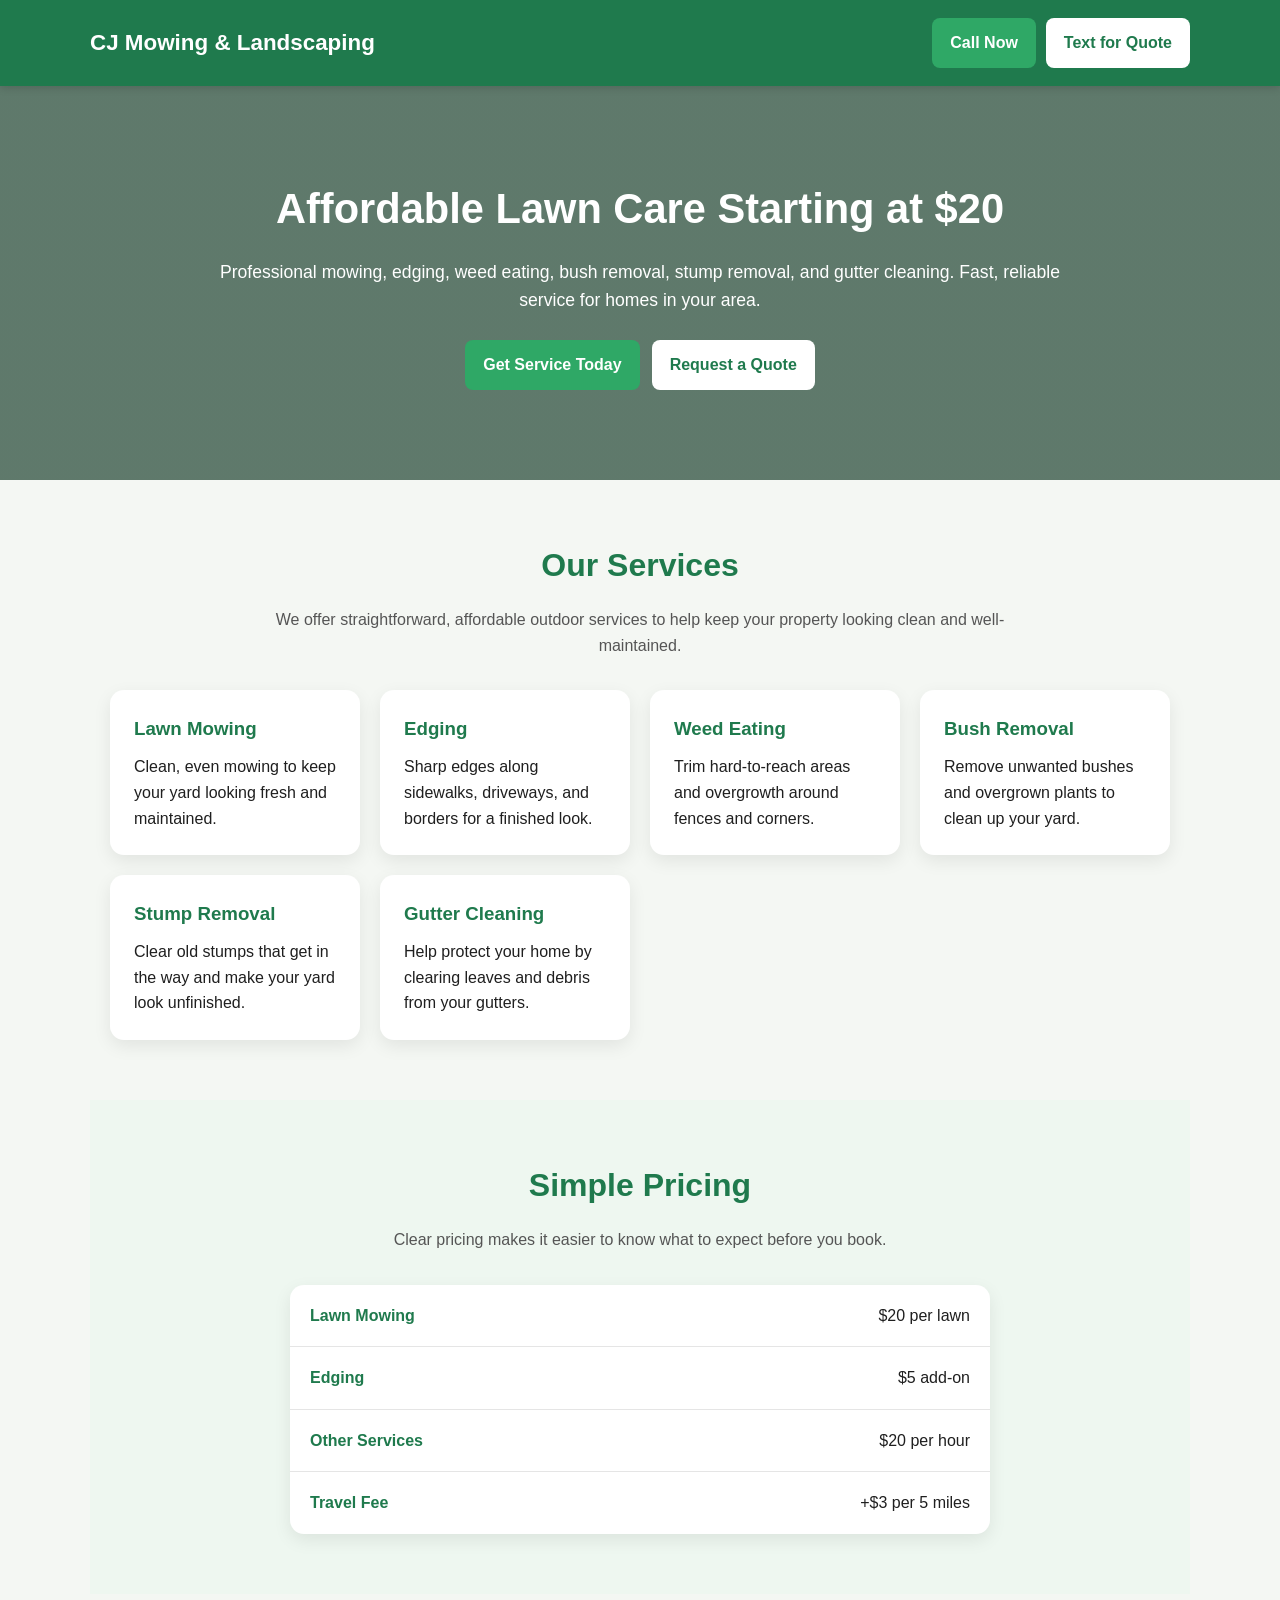
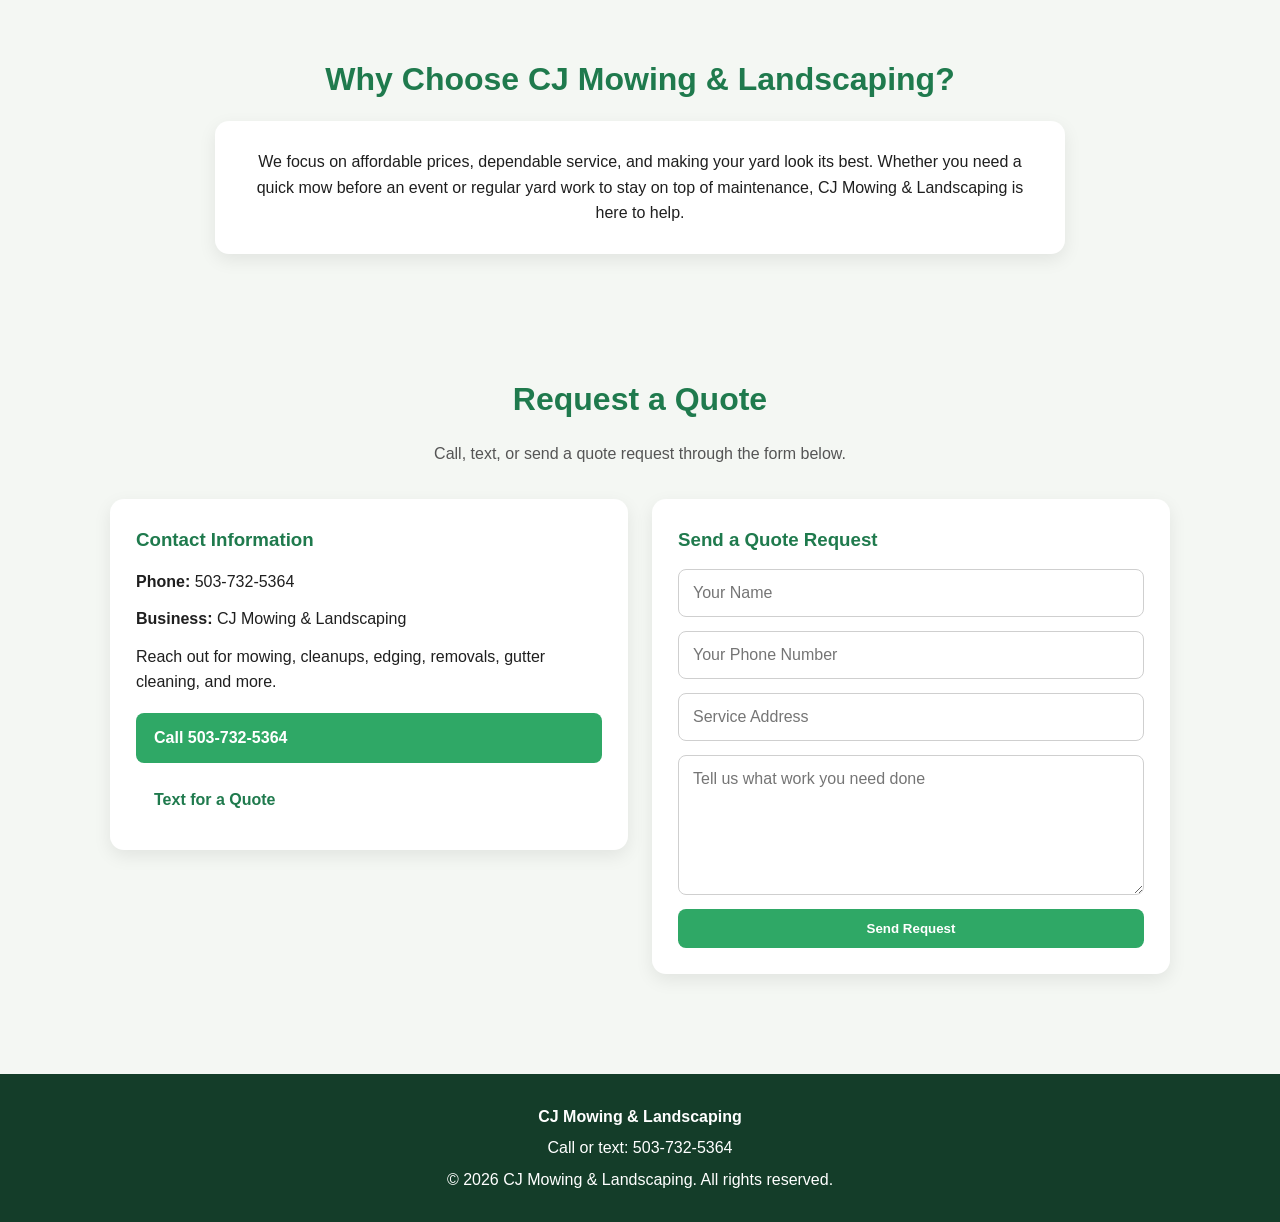
<file: index.html>
<!DOCTYPE html>
<html lang="en">
<head>
  <meta charset="UTF-8" />
  <meta name="viewport" content="width=device-width, initial-scale=1.0" />
  <title>CJ Mowing & Landscaping</title>
  <meta
    name="description"
    content="CJ Mowing & Landscaping offers affordable lawn mowing, edging, weed eating, bush removal, stump removal, and gutter cleaning."
  />
  <style>
    * {
      box-sizing: border-box;
      margin: 0;
      padding: 0;
    }

    html {
      scroll-behavior: smooth;
    }

    body {
      font-family: Arial, sans-serif;
      line-height: 1.6;
      background: #f4f7f3;
      color: #1f1f1f;
    }

    a {
      text-decoration: none;
    }

    img {
      max-width: 100%;
      display: block;
    }

    header {
      background: #1f7a4d;
      color: white;
      padding: 18px 20px;
      position: sticky;
      top: 0;
      z-index: 1000;
      box-shadow: 0 2px 8px rgba(0, 0, 0, 0.15);
    }

    .nav-container {
      max-width: 1100px;
      margin: 0 auto;
      display: flex;
      justify-content: space-between;
      align-items: center;
      gap: 16px;
      flex-wrap: wrap;
    }

    .logo {
      font-size: 1.4rem;
      font-weight: bold;
    }

    .nav-buttons {
      display: flex;
      gap: 10px;
      flex-wrap: wrap;
    }

    .btn {
      display: inline-block;
      background: #2fa866;
      color: white;
      padding: 12px 18px;
      border-radius: 8px;
      font-weight: bold;
      transition: 0.2s ease;
      border: none;
      cursor: pointer;
    }

    .btn:hover {
      background: #248a53;
    }

    .btn.secondary {
      background: white;
      color: #1f7a4d;
    }

    .btn.secondary:hover {
      background: #e9f5ee;
    }

    .hero {
      background: linear-gradient(rgba(15, 54, 34, 0.65), rgba(15, 54, 34, 0.65)),
        url("https://images.unsplash.com/photo-1500382017468-9049fed747ef?auto=format&fit=crop&w=1600&q=80")
        center/cover no-repeat;
      color: white;
      padding: 90px 20px;
      text-align: center;
    }

    .hero-content {
      max-width: 850px;
      margin: 0 auto;
    }

    .hero h1 {
      font-size: 2.6rem;
      margin-bottom: 16px;
    }

    .hero p {
      font-size: 1.1rem;
      margin-bottom: 26px;
    }

    .hero-buttons {
      display: flex;
      justify-content: center;
      gap: 12px;
      flex-wrap: wrap;
    }

    .section {
      max-width: 1100px;
      margin: 0 auto;
      padding: 60px 20px;
    }

    .section h2 {
      font-size: 2rem;
      text-align: center;
      margin-bottom: 16px;
      color: #1f7a4d;
    }

    .section-intro {
      text-align: center;
      max-width: 750px;
      margin: 0 auto 32px;
      color: #555;
    }

    .cards {
      display: grid;
      grid-template-columns: repeat(auto-fit, minmax(230px, 1fr));
      gap: 20px;
    }

    .card {
      background: white;
      border-radius: 14px;
      padding: 24px;
      box-shadow: 0 6px 18px rgba(0, 0, 0, 0.08);
    }

    .card h3 {
      margin-bottom: 10px;
      color: #1f7a4d;
    }

    .pricing {
      background: #eef7f0;
    }

    .pricing-list {
      max-width: 700px;
      margin: 0 auto;
      background: white;
      border-radius: 14px;
      box-shadow: 0 6px 18px rgba(0, 0, 0, 0.08);
      overflow: hidden;
    }

    .pricing-row {
      display: flex;
      justify-content: space-between;
      gap: 20px;
      padding: 18px 20px;
      border-bottom: 1px solid #e5e5e5;
    }

    .pricing-row:last-child {
      border-bottom: none;
    }

    .pricing-row strong {
      color: #1f7a4d;
    }

    .about-box {
      background: white;
      max-width: 850px;
      margin: 0 auto;
      padding: 28px;
      border-radius: 14px;
      box-shadow: 0 6px 18px rgba(0, 0, 0, 0.08);
      text-align: center;
    }

    .contact-wrap {
      display: grid;
      grid-template-columns: 1fr 1fr;
      gap: 24px;
      align-items: start;
    }

    .contact-box,
    .form-box {
      background: white;
      border-radius: 14px;
      padding: 26px;
      box-shadow: 0 6px 18px rgba(0, 0, 0, 0.08);
    }

    .contact-box h3,
    .form-box h3 {
      margin-bottom: 14px;
      color: #1f7a4d;
    }

    .contact-box p {
      margin-bottom: 12px;
    }

    .contact-links {
      display: flex;
      flex-direction: column;
      gap: 12px;
      margin-top: 18px;
    }

    form {
      display: flex;
      flex-direction: column;
      gap: 14px;
    }

    input,
    textarea {
      width: 100%;
      padding: 14px;
      border: 1px solid #cfcfcf;
      border-radius: 8px;
      font-size: 1rem;
      font-family: Arial, sans-serif;
    }

    textarea {
      min-height: 140px;
      resize: vertical;
    }

    footer {
      background: #143d29;
      color: white;
      text-align: center;
      padding: 24px 20px;
      margin-top: 40px;
    }

    footer p {
      margin: 6px 0;
    }

    @media (max-width: 768px) {
      .hero h1 {
        font-size: 2rem;
      }

      .contact-wrap {
        grid-template-columns: 1fr;
      }

      .pricing-row {
        flex-direction: column;
        gap: 6px;
      }

      .nav-container {
        flex-direction: column;
        align-items: flex-start;
      }
    }
  </style>
</head>
<body>

  <header>
    <div class="nav-container">
      <div class="logo">CJ Mowing & Landscaping</div>
      <div class="nav-buttons">
        <a href="tel:5037325364" class="btn">Call Now</a>
        <a href="sms:5037325364" class="btn secondary">Text for Quote</a>
      </div>
    </div>
  </header>

  <section class="hero">
    <div class="hero-content">
      <h1>Affordable Lawn Care Starting at $20</h1>
      <p>
        Professional mowing, edging, weed eating, bush removal, stump removal,
        and gutter cleaning. Fast, reliable service for homes in your area.
      </p>
      <div class="hero-buttons">
        <a href="tel:5037325364" class="btn">Get Service Today</a>
        <a href="#quote" class="btn secondary">Request a Quote</a>
      </div>
    </div>
  </section>

  <section class="section" id="services">
    <h2>Our Services</h2>
    <p class="section-intro">
      We offer straightforward, affordable outdoor services to help keep your
      property looking clean and well-maintained.
    </p>
    <div class="cards">
      <div class="card">
        <h3>Lawn Mowing</h3>
        <p>Clean, even mowing to keep your yard looking fresh and maintained.</p>
      </div>
      <div class="card">
        <h3>Edging</h3>
        <p>Sharp edges along sidewalks, driveways, and borders for a finished look.</p>
      </div>
      <div class="card">
        <h3>Weed Eating</h3>
        <p>Trim hard-to-reach areas and overgrowth around fences and corners.</p>
      </div>
      <div class="card">
        <h3>Bush Removal</h3>
        <p>Remove unwanted bushes and overgrown plants to clean up your yard.</p>
      </div>
      <div class="card">
        <h3>Stump Removal</h3>
        <p>Clear old stumps that get in the way and make your yard look unfinished.</p>
      </div>
      <div class="card">
        <h3>Gutter Cleaning</h3>
        <p>Help protect your home by clearing leaves and debris from your gutters.</p>
      </div>
    </div>
  </section>

  <section class="section pricing" id="pricing">
    <h2>Simple Pricing</h2>
    <p class="section-intro">
      Clear pricing makes it easier to know what to expect before you book.
    </p>
    <div class="pricing-list">
      <div class="pricing-row">
        <span><strong>Lawn Mowing</strong></span>
        <span>$20 per lawn</span>
      </div>
      <div class="pricing-row">
        <span><strong>Edging</strong></span>
        <span>$5 add-on</span>
      </div>
      <div class="pricing-row">
        <span><strong>Other Services</strong></span>
        <span>$20 per hour</span>
      </div>
      <div class="pricing-row">
        <span><strong>Travel Fee</strong></span>
        <span>+$3 per 5 miles</span>
      </div>
    </div>
  </section>

  <section class="section" id="about">
    <h2>Why Choose CJ Mowing & Landscaping?</h2>
    <div class="about-box">
      <p>
        We focus on affordable prices, dependable service, and making your yard
        look its best. Whether you need a quick mow before an event or regular
        yard work to stay on top of maintenance, CJ Mowing & Landscaping is here
        to help.
      </p>
    </div>
  </section>

  <section class="section" id="quote">
    <h2>Request a Quote</h2>
    <p class="section-intro">
      Call, text, or send a quote request through the form below.
    </p>

    <div class="contact-wrap">
      <div class="contact-box">
        <h3>Contact Information</h3>
        <p><strong>Phone:</strong> 503-732-5364</p>
        <p><strong>Business:</strong> CJ Mowing & Landscaping</p>
        <p>
          Reach out for mowing, cleanups, edging, removals, gutter cleaning,
          and more.
        </p>

        <div class="contact-links">
          <a href="tel:5037325364" class="btn">Call 503-732-5364</a>
          <a href="sms:5037325364" class="btn secondary">Text for a Quote</a>
        </div>
      </div>

      <div class="form-box">
        <h3>Send a Quote Request</h3>
        <form
          name="quote-request"
          method="POST"
          data-netlify="true"
          netlify
          action="/success"
        >
          <input type="hidden" name="form-name" value="quote-request" />
          <input type="text" name="name" placeholder="Your Name" required />
          <input type="tel" name="phone" placeholder="Your Phone Number" required />
          <input type="text" name="address" placeholder="Service Address" required />
          <textarea
            name="message"
            placeholder="Tell us what work you need done"
            required
          ></textarea>
          <button type="submit" class="btn">Send Request</button>
        </form>
      </div>
    </div>
  </section>

  <footer>
    <p><strong>CJ Mowing & Landscaping</strong></p>
    <p>Call or text: 503-732-5364</p>
    <p>&copy; 2026 CJ Mowing & Landscaping. All rights reserved.</p>
  </footer>

</body>
</html>
</file>
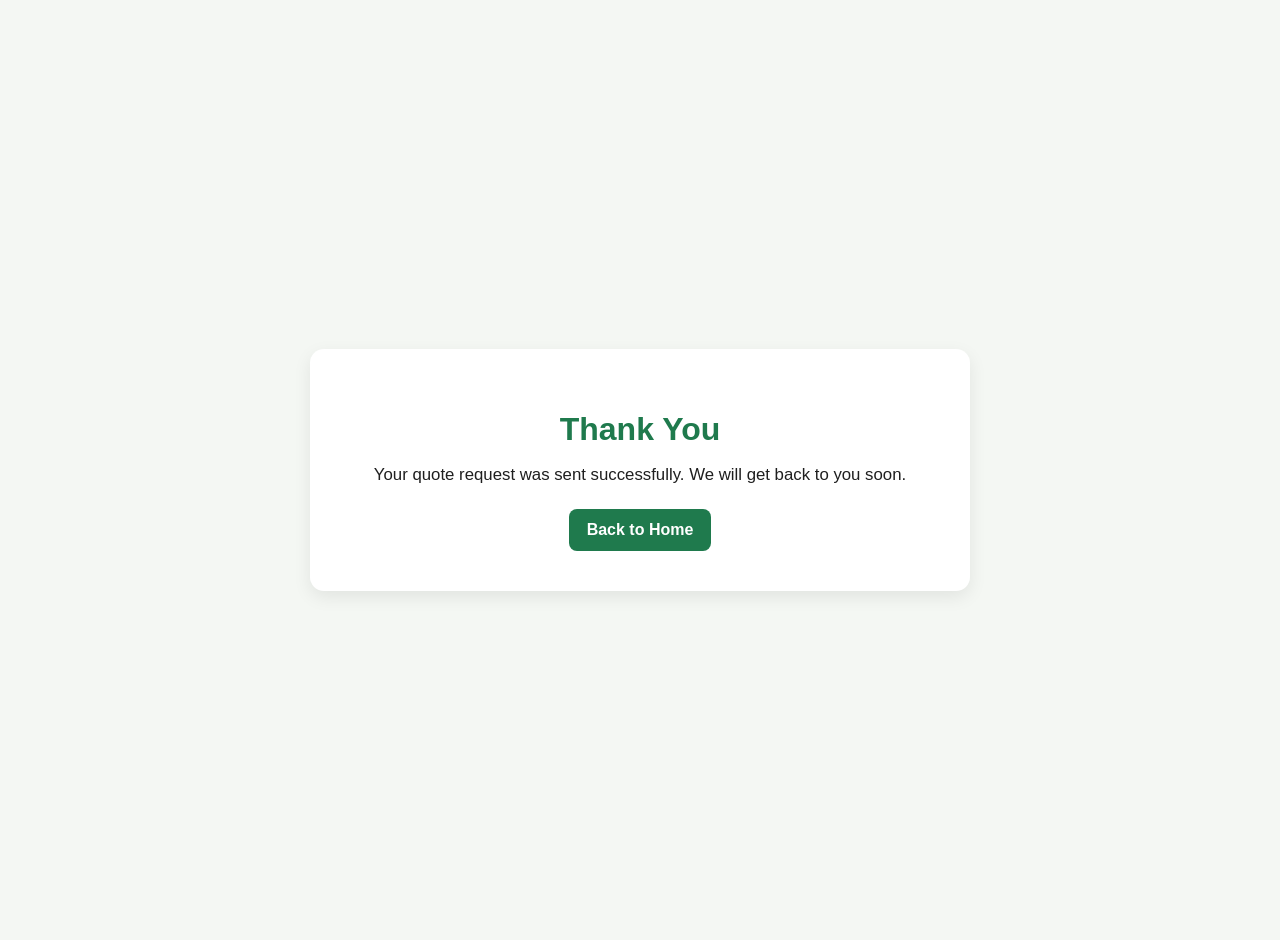
<file: success.html>
<!DOCTYPE html>
<html lang="en">
<head>
  <meta charset="UTF-8" />
  <meta name="viewport" content="width=device-width, initial-scale=1.0" />
  <title>Quote Request Sent</title>
  <style>
    body {
      margin: 0;
      font-family: Arial, sans-serif;
      background: #f4f7f3;
      color: #1f1f1f;
      display: flex;
      align-items: center;
      justify-content: center;
      min-height: 100vh;
      padding: 20px;
    }

    .box {
      background: white;
      max-width: 600px;
      width: 100%;
      padding: 40px 30px;
      border-radius: 14px;
      text-align: center;
      box-shadow: 0 6px 18px rgba(0, 0, 0, 0.08);
    }

    h1 {
      color: #1f7a4d;
      margin-bottom: 16px;
    }

    p {
      margin-bottom: 24px;
      font-size: 1.05rem;
    }

    a {
      display: inline-block;
      background: #1f7a4d;
      color: white;
      padding: 12px 18px;
      border-radius: 8px;
      text-decoration: none;
      font-weight: bold;
    }

    a:hover {
      background: #17633f;
    }
  </style>
</head>
<body>
  <div class="box">
    <h1>Thank You</h1>
    <p>Your quote request was sent successfully. We will get back to you soon.</p>
    <a href="/">Back to Home</a>
  </div>
</body>
</html>
</file>
